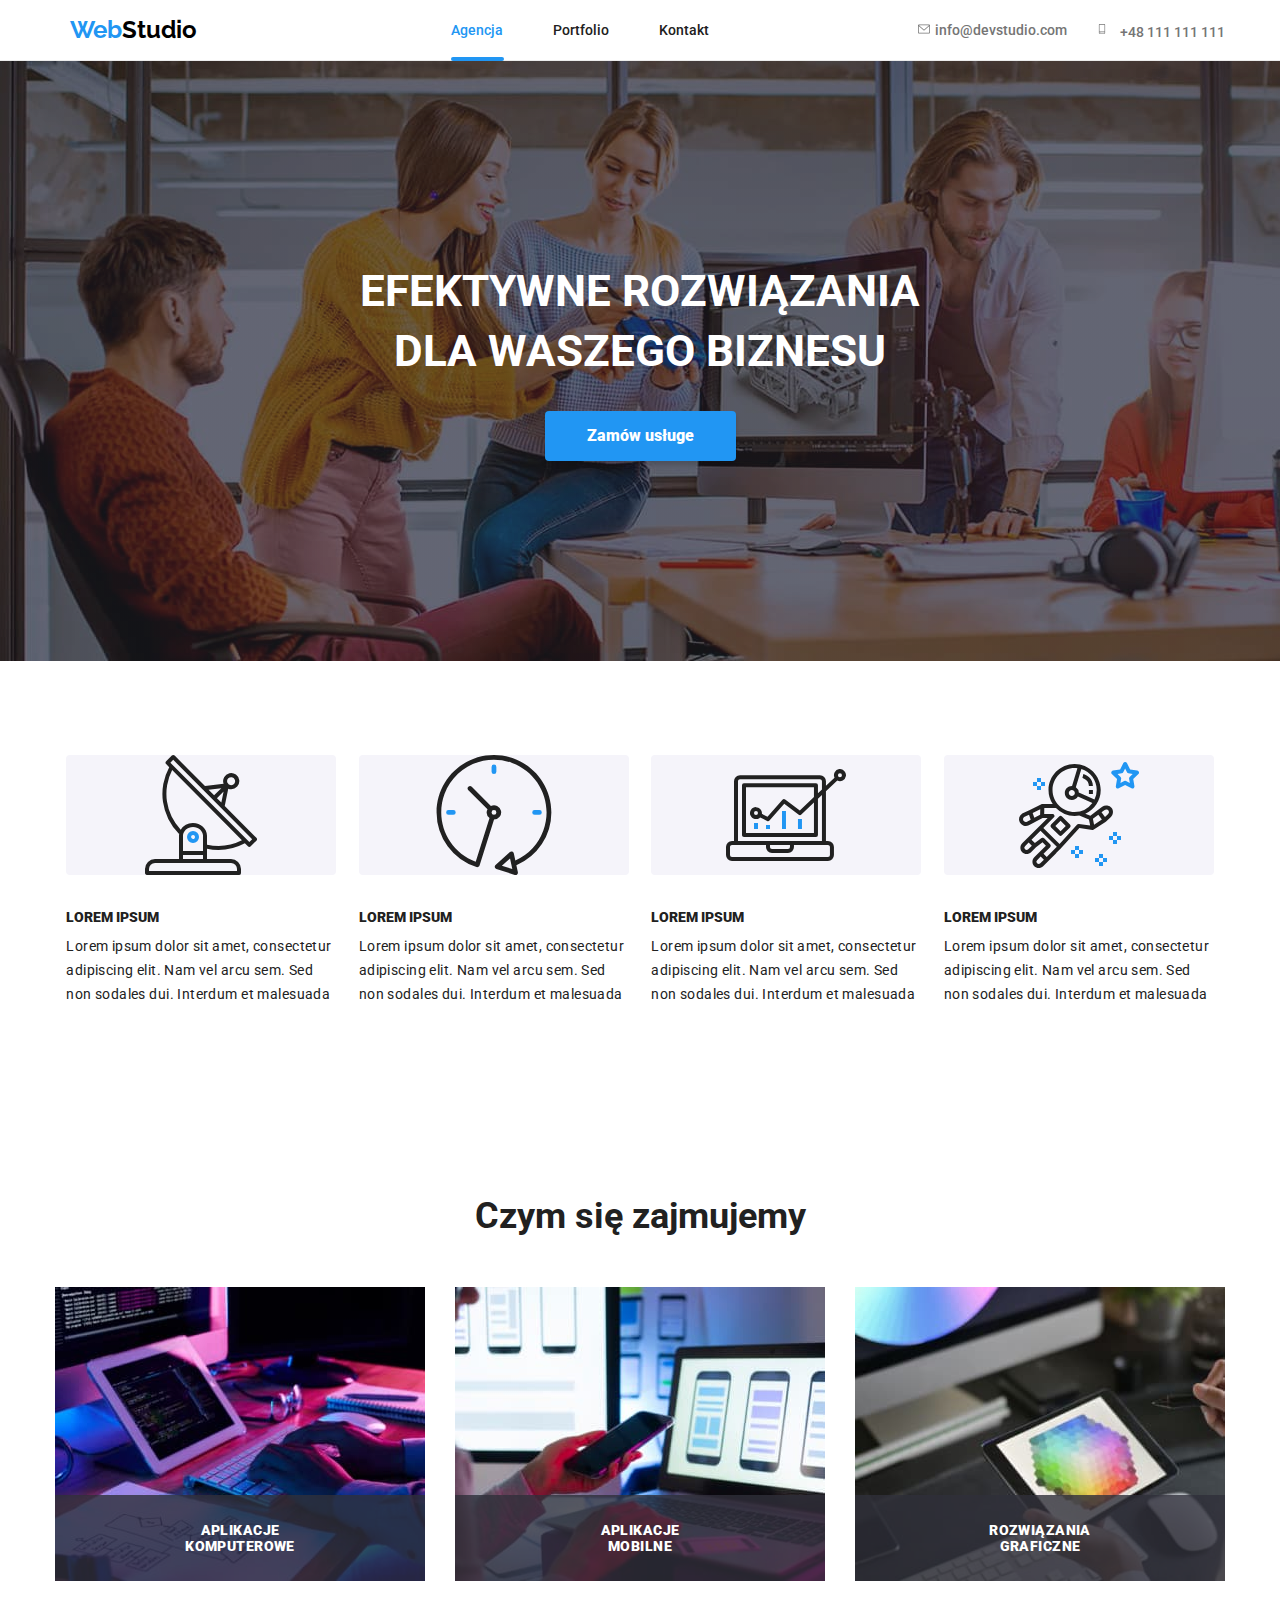
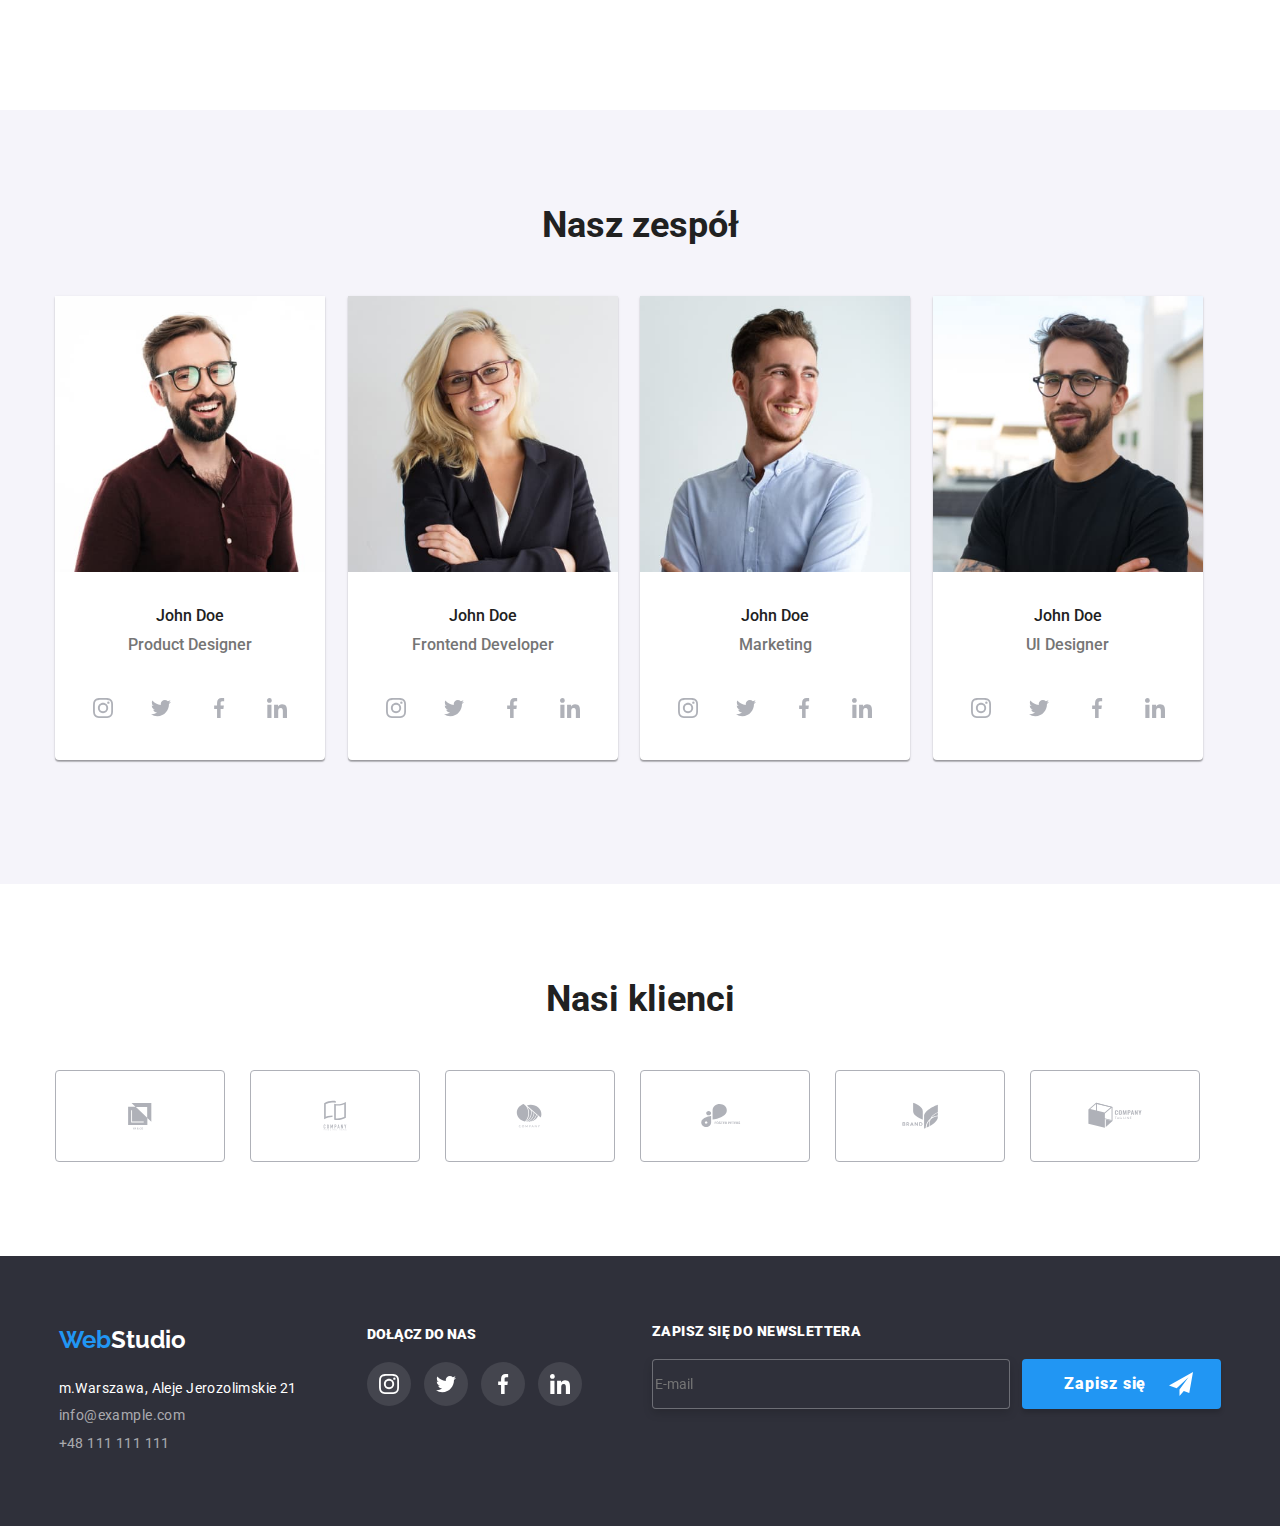
<file: index.html>
<!DOCTYPE html>
<html lang="pl">
  <head>
    <meta charset="utf-8" />
    <meta name="viewport" content="width=device-width, initial-scale=1.0" />
    <link rel="stylesheet" href="./css/modern-normalize.css" />
    <link rel="stylesheet" href="./css/main.min.css" />
    <link
      href="https://fonts.googleapis.com/css2?family=Raleway:wght@700&family=Roboto:wght@400;500;700;900&display=swap"
      rel="stylesheet"
    />
    <title>Studio</title>
  </head>
  <body>
    <header class="header">
      <div class="container container--header">
        <a class="logo" href="./index.html"
          ><span class="logo__webstudio">Web</span>Studio
        </a>
        <svg class="modal-menu-icon"
        data-mobile-menu-open>
          <use href="./images/icons.svg#icon-menu"></use>
        </svg>
        <div class="backdrop is-hidden" data-mobile-menu>
          <div class="modal-menu">
            <svg class="modal__icon">
              <use
                href="./images/icons.svg#icon-close"
                data-mobile-menu-close
              ></use>
            </svg>
            <nav class="navigation-modal">
            <a
            class="navigation-modal__item links"
            href="./index.html"
            >Agencja</a>
            <a class="navigation-modal__item links" href="./portfolio.html"
              >Portfolio</a>
            <a class="navigation-modal__item links">Kontakt</a>
            </nav>
          <div class="contact-modal">
            <a class="links contact-modal__item contact-modal__item--modifier" href="tel:+48 111 111 111">
            +48 111 111 111
          </a>
          <a
            class="links contact-modal__item"
            href="mailto:info@devstudio.com">
            info@devstudio.com
          </a>
          </div>
          <div class="social-links">
            <a class="social-links__item links">Instagram</a>
            <a class="social-links__item links">Twitter</a>
            <a class="social-links__item links">Facebook</a>
            <a class="social-links__item links">Linkedln</a>
          </div>
        </div>
        </div>
        <nav class="navigation">
          <a
            class="navigation__item navigation__item-active links"
            href="./index.html"
            >Agencja</a
          >
          <a class="navigation__item links" href="./portfolio.html"
            >Portfolio</a
          >
          <a class="navigation__item links">Kontakt</a>
        </nav>
        <div class="contact-column">
          <a
            class="links container__links container__links--margin"
            href="mailto:info@devstudio.com"
            ><svg class="links__envelope">
              <use href="./images/icons.svg#icon-envelope"></use>
            </svg>
            info@devstudio.com
          </a>
          <a class="links container__links" href="tel:+48 111 111 111"
            ><svg class="links__smartphone">
              <use href="./images/icons.svg#icon-smartphone"></use>
            </svg>
            +48 111 111 111
          </a>
        </div>
      </div>
    </header>
    <main>
      <section class="main-section">
        <div class="container container--main-section">
          <h1 class="container__heading">
            EFEKTYWNE ROZWIĄZANIA <br />DLA WASZEGO BIZNESU
          </h1>
          <button class="studio-button" type="button" data-modal-open>
            Zamów usługe
          </button>
          <div class="backdrop is-hidden" data-modal>
            <div class="modal">
              <svg class="modal__icon" data-modal-close>
                <use
                  href="./images/icons.svg#icon-close"
                  
                ></use>
              </svg>
              <p class="modal__heading">
                Zostaw swoje dane w formularzu poniżej
              </p>
              <form class="modal-form">
                <label class="modal-form__label" for="name">Imie</label>
                <input
                  id="name"
                  class="modal-form__input"
                  type="text"
                  name="firstname"
                />
                <svg class="person-icon">
                  <use href="./images/icons.svg#icon-person"></use>
                </svg>
                <label class="modal-form__label" for="tel">Telefon</label>
                <input
                  id="tel"
                  class="modal-form__input"
                  type="tel"
                  name="tel"
                />
                <svg class="tel-icon">
                  <use href="./images/icons.svg#icon-phone"></use>
                </svg>
                <label class="modal-form__label" for="email">Email</label>
                <input
                  id="email"
                  class="modal-form__input"
                  type="email"
                  name="email"
                />
                <svg class="email-icon">
                  <use href="./images/icons.svg#icon-email"></use>
                </svg>
                <label class="modal-form__label" for="comment">Komentarz</label>
                <textarea
                  id="comment"
                  class="modal-form__textarea"
                  placeholder="Wprowadź tekst"
                ></textarea>
                <input
                  id="user-policy"
                  class="modal-form__checkbox visually-hidden"
                  type="checkbox"
                />
                <label for="user-policy" class="modal-form__checkbox-label"
                  >Oświadczam iż akceptuję
                  <a href="#" class="checkbox-label__link">Regulamin</a> i
                  <a href="#" class="checkbox-label__link"
                    >Politykę Prywatności.</a
                  ></label
                >
                <button type="submit" class="modal-form__submit">Wyślij</button>
              </form>
            </div>
          </div>
        </div>
      </section>
      <section class="section">
        <div class="container">
          <ul class="list">
            <li class="list__grid">
              <ul class="list-nesters">
                <li>
                  <svg class="list__icons">
                    <use href="./images/icons.svg#icon-antenna"></use>
                  </svg>
                </li>
                <li class="list__header-item">LOREM IPSUM</li>
                <li class="list__item">
                  <p>
                    Lorem ipsum dolor sit amet, consectetur adipiscing elit. Nam
                    vel arcu sem. Sed non sodales dui. Interdum et malesuada
                  </p>
                </li>
              </ul>
            </li>
            <li class="list__grid">
              <ul class="list-nesters">
                <li>
                  <svg class="list__icons">
                    <use href="./images/icons.svg#icon-clock"></use>
                  </svg>
                </li>
                <li class="list__header-item">LOREM IPSUM</li>
                <li class="list__item">
                  <p>
                    Lorem ipsum dolor sit amet, consectetur adipiscing elit. Nam
                    vel arcu sem. Sed non sodales dui. Interdum et malesuada
                  </p>
                </li>
              </ul>
            </li>
            <li class="list__grid">
              <ul class="list-nesters">
                <li>
                  <svg class="list__icons">
                    <use href="./images/icons.svg#icon-diagram"></use>
                  </svg>
                </li>
                <li class="list__header-item">LOREM IPSUM</li>
                <li class="list__item">
                  <p>
                    Lorem ipsum dolor sit amet, consectetur adipiscing elit. Nam
                    vel arcu sem. Sed non sodales dui. Interdum et malesuada
                  </p>
                </li>
              </ul>
            </li>
            <li class="list__grid">
              <ul class="list-nesters">
                <li>
                  <svg class="list__icons">
                    <use href="./images/icons.svg#icon-astronaut"></use>
                  </svg>
                </li>
                <li class="list__header-item">LOREM IPSUM</li>
                <li class="list__item">
                  <p>
                    Lorem ipsum dolor sit amet, consectetur adipiscing elit. Nam
                    vel arcu sem. Sed non sodales dui. Interdum et malesuada
                  </p>
                </li>
              </ul>
            </li>
          </ul>
        </div>
      </section>
      <section class="section section--none">
        <div class="container">
          <h2 class="heading">Czym się zajmujemy</h2>
          <ul class="list">
            <li class="list__img list--margin">
              <img
                src="./images/img1.jpg"
                alt="Ręce osoby piszącej na klawiaturze."
                width="370"
                height="294"
              />
              <p class="computer-app">APLIKACJE KOMPUTEROWE</p>
            </li>
            <li class="list__img list--margin">
              <img
                src="./images/img2.jpg"
                alt="Ręce trzymające telefon przy laptopie."
                width="370"
                height="294"
              />
              <p class="mobile-app">APLIKACJE MOBILNE</p>
            </li>
            <li class="list__img margin-zero">
              <img
                src="./images/img3.jpg"
                alt="Trzymany w rękach tablet z włączoną paletą kolorów."
                width="370"
                height="294"
              />
              <p class="graphic-solutions">ROZWIĄZANIA GRAFICZNE</p>
            </li>
          </ul>
        </div>
      </section>
      <section class="section section--bg">
        <div class="container container--section">
          <h2 class="heading">Nasz zespół</h2>
          <ul class="list">
            <li class="list__img list__grid">
              <figure class="team-photos">
                <img
                  class="team-photos__img"
                  src="./images/img4.jpg"
                  srcset="./images/img4-mobile.jpg, ./images/img4-tablet.jpg"
                  alt="Mężczyzna w okularach."
                />
                <figcaption class="team-photos__item">
                  John Doe
                  <span class="team-photos__span">Product Designer </span>
                  <div class="social-ellipse">
                    <svg class="social-ellipse__icons">
                      <use href="./images/icons.svg#icon-instagram"></use>
                    </svg>
                  </div>
                  <div class="social-ellipse">
                    <svg class="social-ellipse__icons">
                      <use href="./images/icons.svg#icon-twitter"></use>
                    </svg>
                  </div>
                  <div class="social-ellipse">
                    <svg class="social-ellipse__icons">
                      <use href="./images/icons.svg#icon-facebook"></use>
                    </svg>
                  </div>
                  <div class="social-ellipse margin-zero">
                    <svg class="social-ellipse__icons">
                      <use href="./images/icons.svg#icon-linkedin"></use>
                    </svg>
                  </div>
                </figcaption>
              </figure>
            </li>
            <li class="list__img list__grid">
              <figure class="team-photos">
                <img
                  class="team-photos__img"
                  src="./images/img5.jpg"
                  srcset="./images/img5-mobile.jpg, ./images/img5-tablet.jpg"
                  alt="Kobieta w okularach."
                />
                <figcaption class="team-photos__item">
                  John Doe
                  <span class="team-photos__span">Frontend Developer</span>
                  <div class="social-ellipse">
                    <svg class="social-ellipse__icons">
                      <use href="./images/icons.svg#icon-instagram"></use>
                    </svg>
                  </div>
                  <div class="social-ellipse">
                    <svg class="social-ellipse__icons">
                      <use href="./images/icons.svg#icon-twitter"></use>
                    </svg>
                  </div>
                  <div class="social-ellipse">
                    <svg class="social-ellipse__icons">
                      <use href="./images/icons.svg#icon-facebook"></use>
                    </svg>
                  </div>
                  <div class="social-ellipse margin-zero">
                    <svg class="social-ellipse__icons">
                      <use href="./images/icons.svg#icon-linkedin"></use>
                    </svg>
                  </div>
                </figcaption>
              </figure>
            </li>
            <li class="list__img list__grid">
              <figure class="team-photos">
                <img
                  class="team-photos__img"
                  src="./images/img6.jpg"
                  srcset="./images/img6-mobile.jpg, ./images/img6-tablet.jpg"
                  alt="Mężczyzna w jasnej koszuli."
                />
                <figcaption class="team-photos__item">
                  John Doe<span class="team-photos__span">Marketing</span>
                  <div class="social-ellipse">
                    <svg class="social-ellipse__icons">
                      <use href="./images/icons.svg#icon-instagram"></use>
                    </svg>
                  </div>
                  <div class="social-ellipse">
                    <svg class="social-ellipse__icons">
                      <use href="./images/icons.svg#icon-twitter"></use>
                    </svg>
                  </div>
                  <div class="social-ellipse">
                    <svg class="social-ellipse__icons">
                      <use href="./images/icons.svg#icon-facebook"></use>
                    </svg>
                  </div>
                  <div class="social-ellipse margin-zero">
                    <svg class="social-ellipse__icons">
                      <use href="./images/icons.svg#icon-linkedin"></use>
                    </svg>
                  </div>
                </figcaption>
              </figure>
            </li>
            <li class="list__img list__grid">
              <figure class="team-photos">
                <img
                  class="team-photos__img"
                  src="./images/img7.jpg"
                  srcset="./images/img7-mobile.jpg, ./images/img7-tablet.jpg"
                  alt="Mężczyzna w czarnej koszulce."
                />
                <figcaption class="team-photos__item">
                  John Doe<span class="team-photos__span">UI Designer</span>
                  <div class="social-ellipse">
                    <svg class="social-ellipse__icons">
                      <use href="./images/icons.svg#icon-instagram"></use>
                    </svg>
                  </div>
                  <div class="social-ellipse">
                    <svg class="social-ellipse__icons">
                      <use href="./images/icons.svg#icon-twitter"></use>
                    </svg>
                  </div>
                  <div class="social-ellipse">
                    <svg class="social-ellipse__icons">
                      <use href="./images/icons.svg#icon-facebook"></use>
                    </svg>
                  </div>
                  <div class="social-ellipse margin-zero">
                    <svg class="social-ellipse__icons">
                      <use href="./images/icons.svg#icon-linkedin"></use>
                    </svg>
                  </div>
                </figcaption>
              </figure>
            </li>
          </ul>
        </div>
      </section>
      <section class="section">
        <div class="container container--section">
          <h2 class="heading">Nasi klienci</h2>
          <ul class="list">
            <li class="customer-grid">
              <div class="customer customer--bottom">
                <svg class="customer__icon">
                  <use href="./images/icons.svg#icon-logo1"></use>
                </svg>
              </div>
            </li>
            <li class="customer-grid">
              <div class="customer customer--bottom">
                <svg class="customer__icon">
                  <use href="./images/icons.svg#icon-logo2"></use>
                </svg>
              </div>
            </li>
            <li class="customer-grid">
              <div class="customer customer--bottom">
                <svg class="customer__icon">
                  <use href="./images/icons.svg#icon-logo3"></use>
                </svg>
              </div>
            </li>
            <li class="customer-grid">
             <div class="customer customer--bottom4">
                <svg class="customer__icon">
                  <use href="./images/icons.svg#icon-logo4"></use>
                </svg>
              </div>
            </li>
            <li class="customer-grid">
              <div class="customer customer--bottom56">
                <svg class="customer__icon">
                  <use href="./images/icons.svg#icon-logo5"></use>
                </svg>
              </div>
            </li>
            <li class="customer-grid">
             <div class="customer customer--bottom56">
                <svg class="customer__icon">
                  <use href="./images/icons.svg#icon-logo6"></use>
                </svg>
              </div>
            </li>
            </div>
          </div>
        </div>
      </section>
    </main>
    <footer class="footer">
      <div class="container container--footer">
        <div class="footer-contact">
          <a class="logo logo--footer" href="./index.html"
            ><span class="logo__webstudio">Web</span>Studio</a
          >
          <address class="address-footer">
            <span class="address-span">m.Warszawa, Aleje Jerozolimskie 21</span
            ><br />
            <a class="links links--footer" href="mailto:info@devstudio.com">
              info@example.com
            </a>
            <br />
            <a class="links links--footer" href="tel:+48 111 111 111">
              +48 111 111 111
            </a>
          </address>
        </div>
        <div class="join-for-us">
          <p>DOŁĄCZ DO NAS</p>
          <div class="social-ellipse social-ellipse--footer">
            <svg class="social-ellipse__icons">
              <use href="./images/icons.svg#icon-instagram"></use>
            </svg>
          </div>
          <div class="social-ellipse social-ellipse--footer">
            <svg class="social-ellipse__icons">
              <use href="./images/icons.svg#icon-twitter"></use>
            </svg>
          </div>
          <div class="social-ellipse social-ellipse--footer">
            <svg class="social-ellipse__icons">
              <use href="./images/icons.svg#icon-facebook"></use>
            </svg>
          </div>
          <div class="social-ellipse social-ellipse--footer margin-zero">
            <svg class="social-ellipse__icons">
              <use href="./images/icons.svg#icon-linkedin"></use>
            </svg>
          </div>
        </div>
        <div class="newsletter">
          <p>ZAPISZ SIĘ DO NEWSLETTERA</p>
          <form class="footer-form">
            <input
              class="footer-form__email"
              type="email"
              placeholder="E-mail"
            />
            <button class="footer-form__btn" type="submit">
              Zapisz się
              <svg class="form-newsletter-icon">
                <use href="./images/icons.svg#icon-send"></use>
              </svg>
            </button>
          </form>
        </div>
      </div>
    </footer>
    <script src="./js/mobile-menu.js"></script>
    <script src="./js/modal.js"></script>
  </body>
</html>
</file>
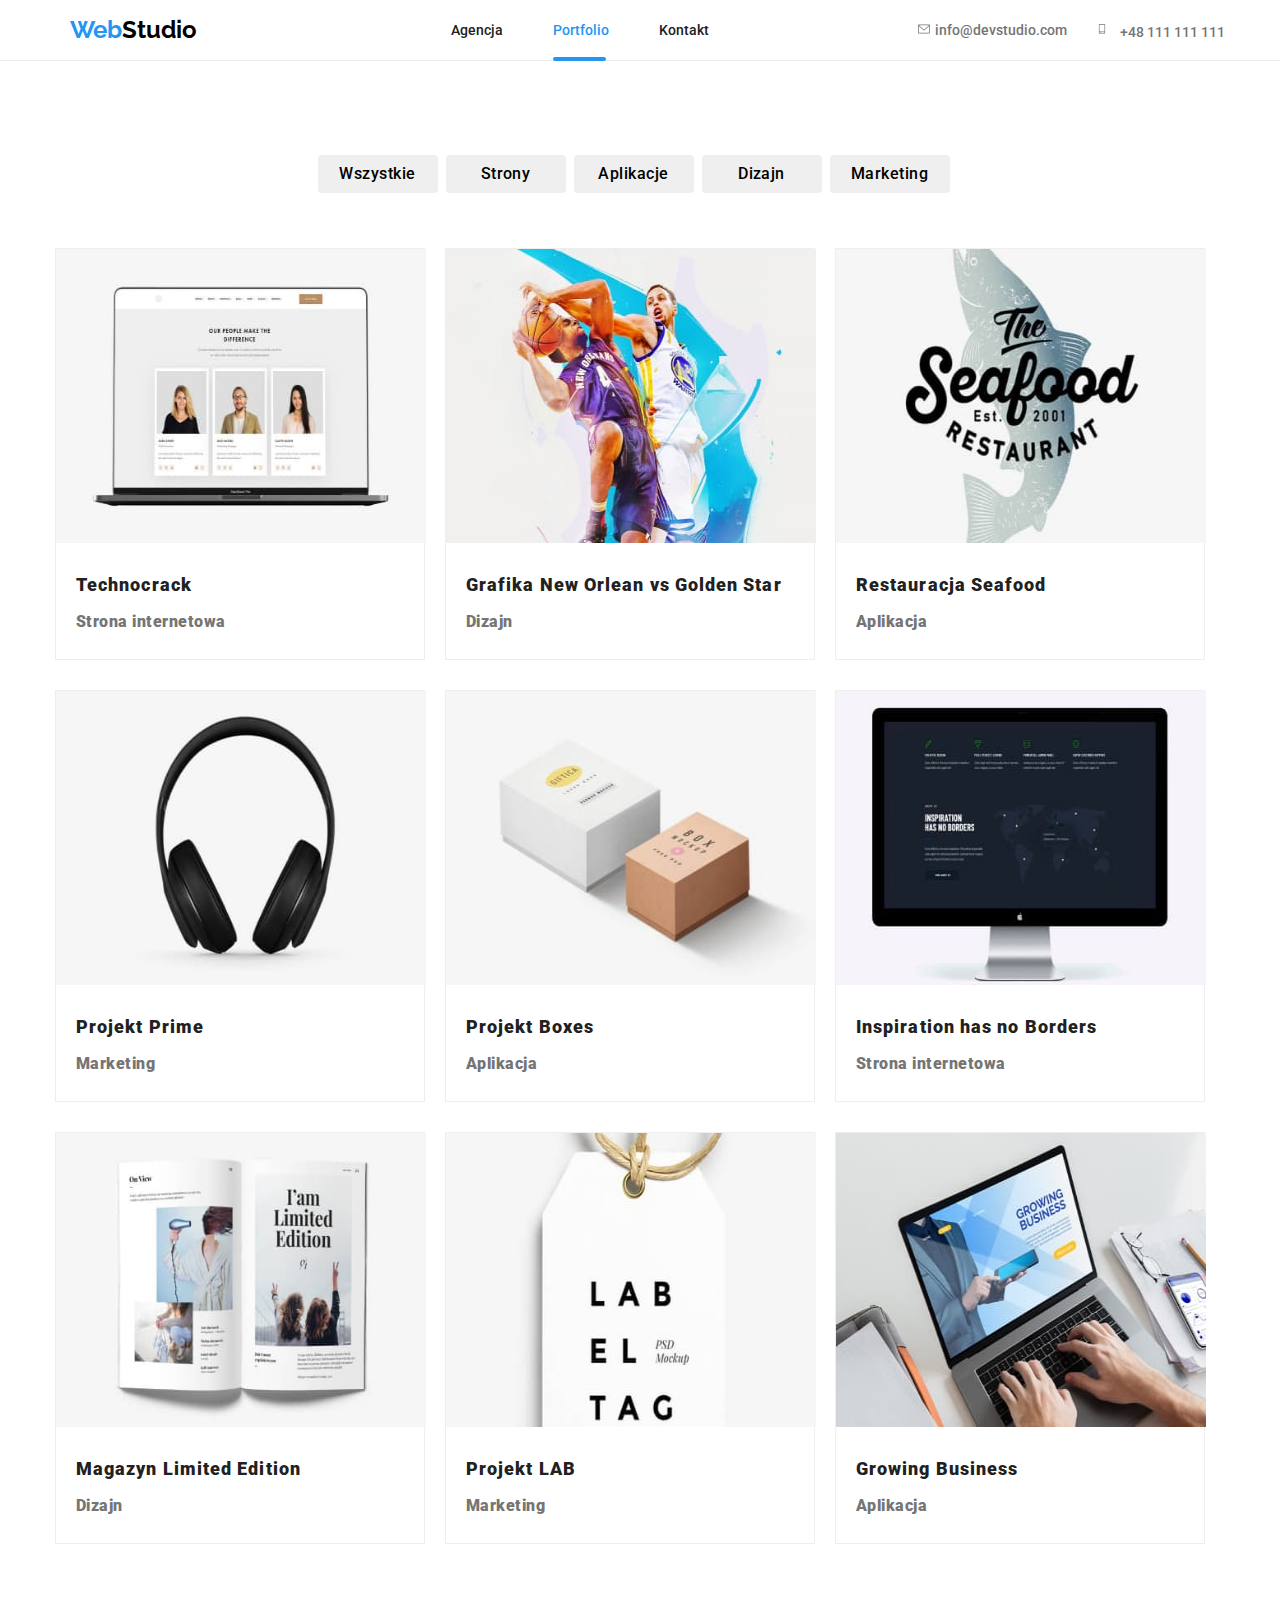
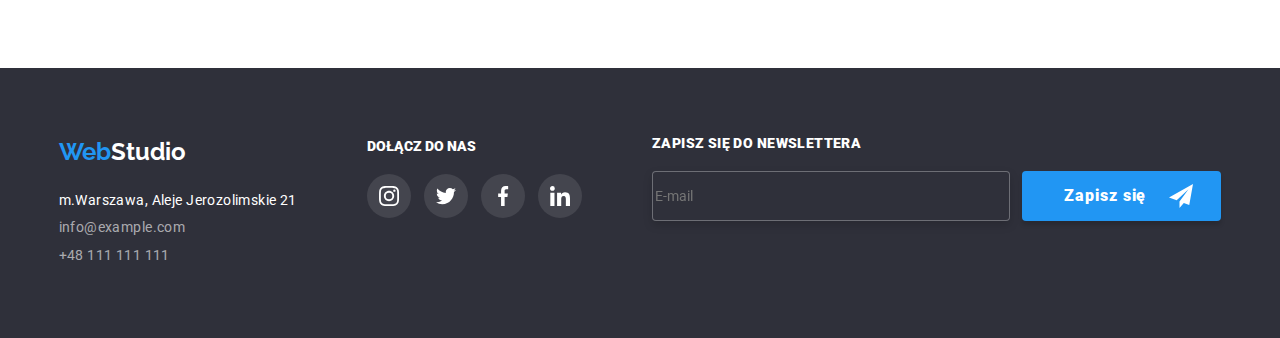
<file: portfolio.html>
<!DOCTYPE html>
<html lang="pl">
  <head>
    <meta charset="utf-8" />
    <meta name="viewport" content="width=device-width, initial-scale=1.0" />
    <link rel="stylesheet" href="./css/modern-normalize.css" />
    <link rel="stylesheet" href="./css/main.min.css" />
    <link
      href="https://fonts.googleapis.com/css2?family=Raleway:wght@700&family=Roboto:wght@400;500;700;900&display=swap"
      rel="stylesheet"
    />
    <title>Portfolio</title>
  </head>
  <body>
    <header class="header">
      <div class="container container--header">
        <a class="logo" href="./index.html"
          ><span class="logo__webstudio">Web</span>Studio
        </a>
        <svg class="modal-menu-icon" data-mobile-menu-open>
          <use href="./images/icons.svg#icon-menu"></use>
        </svg>
        <div class="backdrop is-hidden" data-mobile-menu>
          <div class="modal-menu">
            <svg class="modal__icon">
              <use
                href="./images/icons.svg#icon-close"
                data-mobile-menu-close
              ></use>
            </svg>
            <nav class="navigation-modal">
              <a class="navigation-modal__item links" href="./index.html"
                >Agencja</a
              >
              <a class="navigation-modal__item links" href="./portfolio.html"
                >Portfolio</a
              >
              <a class="navigation-modal__item links">Kontakt</a>
            </nav>
            <div class="contact-modal">
              <a
                class="links contact-modal__item contact-modal__item--modifier"
                href="tel:+48 111 111 111"
              >
                +48 111 111 111
              </a>
              <a
                class="links contact-modal__item"
                href="mailto:info@devstudio.com"
              >
                info@devstudio.com
              </a>
            </div>
            <div class="social-links">
              <a class="social-links__item links">Instagram</a>
              <a class="social-links__item links">Twitter</a>
              <a class="social-links__item links">Facebook</a>
              <a class="social-links__item links">Linkedln</a>
            </div>
          </div>
        </div>
        <nav class="navigation">
          <a class="navigation__item links" href="./index.html">Agencja</a>
          <a
            class="navigation__item navigation__item-active links"
            href="./portfolio.html"
            >Portfolio</a
          >
          <a class="navigation__item links">Kontakt</a>
        </nav>
        <div class="contact-column">
          <a
            class="links container__links container__links--margin"
            href="mailto:info@devstudio.com"
            ><svg class="links__envelope">
              <use href="./images/icons.svg#icon-envelope"></use>
            </svg>
            info@devstudio.com
          </a>
          <a class="links container__links" href="tel:+48 111 111 111"
            ><svg class="links__smartphone">
              <use href="./images/icons.svg#icon-smartphone"></use>
            </svg>
            +48 111 111 111
          </a>
        </div>
      </div>
    </header>
    <main>
      <section class="section">
        <div class="container container__portfolio">
          <div class="buttons">
            <button class="buttons__item" type="button">Wszystkie</button>
            <button class="buttons__item" type="button">Strony</button>
            <button class="buttons__item" type="button">Aplikacje</button>
            <button class="buttons__item buttons__item--mobile" type="button">
              Dizajn
            </button>
            <button
              class="buttons__item buttons__item--mobile margin-zero"
              type="button"
            >
              Marketing
            </button>
          </div>
        </div>
        <div class="container">
          <ul class="list">
            <li class="portfolio-grid">
              <figure class="portfolio-figure">
                <div class="portfolio-img">
                  <img
                    src="./images/technocrack-desktop.jpg"
                    srcset="
                      ./images/technocrack-mobile.jpg 450w,
                      ./images/technocrack-tablet.jpg 354w
                    "
                    alt="Laptop z włączoną stroną internetową."
                    width="100%"
                    height="100%"
                  />
                  <div class="portfolio-img__mask">
                    Technocrack jest popularną platformą wykorzystywaną do
                    rozpowszechniania koronawirusa. Firmy wykorzystują tę
                    platformę do celów szpiegowskich i ataków na
                    niezabezpieczone serwery konkurencji
                  </div>
                </div>
                <figcaption class="portfolio-figcaption-item">
                  Technocrack<br /><span class="portfolio-figcaption-item__span"
                    >Strona internetowa</span
                  >
                </figcaption>
              </figure>
            </li>
            <li class="portfolio-grid">
              <figure class="portfolio-figure">
                <div class="portfolio-img">
                  <img
                    src="./images/graphics-desktop.jpg"
                    srcset="
                      ./images/graphics-mobile.jpg 450w,
                      ./images/graphics-tablet.jpg 354w
                    "
                    alt="Dwaj mężczyźni grają w koszykówkę."
                    width="100%"
                    height="100%"
                  />
                  <div class="portfolio-img__mask">
                    Technocrack jest popularną platformą wykorzystywaną do
                    rozpowszechniania koronawirusa. Firmy wykorzystują tę
                    platformę do celów szpiegowskich i ataków na
                    niezabezpieczone serwery konkurencji
                  </div>
                </div>
                <figcaption class="portfolio-figcaption-item">
                  Grafika New Orlean vs Golden Star<br /><span
                    class="portfolio-figcaption-item__span"
                    >Dizajn</span
                  >
                </figcaption>
              </figure>
            </li>
            <li class="portfolio-grid">
              <figure class="portfolio-figure margin-zero">
                <div class="portfolio-img">
                  <img
                    src="./images/restaurant-desktop.jpg"
                    srcset="
                      ./images/restaurant-mobile.jpg 450w,
                      ./images/restaurant-tablet.jpg 354w
                    "
                    alt="Logo restauracji Seafood."
                    width="100%"
                    height="100%"
                  />
                  <div class="portfolio-img__mask">
                    Technocrack jest popularną platformą wykorzystywaną do
                    rozpowszechniania koronawirusa. Firmy wykorzystują tę
                    platformę do celów szpiegowskich i ataków na
                    niezabezpieczone serwery konkurencji
                  </div>
                </div>
                <figcaption class="portfolio-figcaption-item">
                  Restauracja Seafood<br /><span
                    class="portfolio-figcaption-item__span"
                    >Aplikacja</span
                  >
                </figcaption>
              </figure>
            </li>
            <li class="portfolio-grid">
              <figure class="portfolio-figure">
                <div class="portfolio-img">
                  <img
                    src="./images/headphones-desktop.jpg"
                    srcset="
                      ./images/headphones-mobile.jpg 450w,
                      ./images/headphones-tablet.jpg 354w
                    "
                    alt="Czarne słuchawki."
                    width="100%"
                    height="100%"
                  />
                  <div class="portfolio-img__mask">
                    Technocrack jest popularną platformą wykorzystywaną do
                    rozpowszechniania koronawirusa. Firmy wykorzystują tę
                    platformę do celów szpiegowskich i ataków na
                    niezabezpieczone serwery konkurencji
                  </div>
                </div>
                <figcaption class="portfolio-figcaption-item">
                  Projekt Prime<br /><span
                    class="portfolio-figcaption-item__span"
                    >Marketing</span
                  >
                </figcaption>
              </figure>
            </li>
            <li class="portfolio-grid">
              <figure class="portfolio-figure">
                <div class="portfolio-img">
                  <img
                    src="./images/boxes-desktop.jpg"
                    srcset="
                      ./images/boxes-mobile.jpg 450w,
                      ./images/boxes-tablet.jpg 354w
                    "
                    alt="Białe i brązowe pudełko."
                    width="100%"
                    height="100%"
                  />
                  <div class="portfolio-img__mask">
                    Technocrack jest popularną platformą wykorzystywaną do
                    rozpowszechniania koronawirusa. Firmy wykorzystują tę
                    platformę do celów szpiegowskich i ataków na
                    niezabezpieczone serwery konkurencji
                  </div>
                </div>
                <figcaption class="portfolio-figcaption-item">
                  Projekt Boxes<br /><span
                    class="portfolio-figcaption-item__span"
                    >Aplikacja</span
                  >
                </figcaption>
              </figure>
            </li>
            <li class="portfolio-grid">
              <figure class="portfolio-figure margin-zero">
                <div class="portfolio-img">
                  <img
                    src="./images/monitor-desktop.jpg"
                    srcset="
                      ./images/monitor-mobile.jpg 450w,
                      ./images/monitor-tablet.jpg 354w
                    "
                    alt="Monitor firmy Apple."
                    width="100%"
                    height="100%"
                  />
                  <div class="portfolio-img__mask">
                    Technocrack jest popularną platformą wykorzystywaną do
                    rozpowszechniania koronawirusa. Firmy wykorzystują tę
                    platformę do celów szpiegowskich i ataków na
                    niezabezpieczone serwery konkurencji
                  </div>
                </div>
                <figcaption class="portfolio-figcaption-item">
                  Inspiration has no Borders<br /><span
                    class="portfolio-figcaption-item__span"
                    >Strona internetowa</span
                  >
                </figcaption>
              </figure>
            </li>
            <li class="portfolio-grid">
              <figure class="portfolio-figure">
                <div class="portfolio-img">
                  <img
                    src="./images/book-desktop.jpg"
                    srcset="
                      ./images/book-mobile.jpg 450w,
                      ./images/book-tablet.jpg 354w
                    "
                    alt="Magazyn zawierający kilka zdjęć."
                    width="100%"
                    height="100%"
                  />
                  <div class="portfolio-img__mask">
                    Technocrack jest popularną platformą wykorzystywaną do
                    rozpowszechniania koronawirusa. Firmy wykorzystują tę
                    platformę do celów szpiegowskich i ataków na
                    niezabezpieczone serwery konkurencji
                  </div>
                </div>
                <figcaption class="portfolio-figcaption-item">
                  Magazyn Limited Edition<br /><span
                    class="portfolio-figcaption-item__span"
                    >Dizajn</span
                  >
                </figcaption>
              </figure>
            </li>
            <li class="portfolio-grid">
              <figure class="portfolio-figure">
                <div class="portfolio-img">
                  <img
                    src="./images/lab-desktop.jpg"
                    srcset="
                      ./images/lab-mobile.jpg 450w,
                      ./images/lab-tablet.jpg 354w
                    "
                    alt="Biała zawieszka z napisem."
                    width="100%"
                    height="100%"
                  />
                  <div class="portfolio-img__mask">
                    Technocrack jest popularną platformą wykorzystywaną do
                    rozpowszechniania koronawirusa. Firmy wykorzystują tę
                    platformę do celów szpiegowskich i ataków na
                    niezabezpieczone serwery konkurencji
                  </div>
                </div>
                <figcaption class="portfolio-figcaption-item">
                  Projekt LAB<br /><span class="portfolio-figcaption-item__span"
                    >Marketing</span
                  >
                </figcaption>
              </figure>
            </li>
            <li class="portfolio-grid">
              <figure class="portfolio-figure margin-zero">
                <div class="portfolio-img">
                  <img
                    src="./images/laptop-desktop.jpg"
                    srcset="
                      ./images/laptop-mobile.jpg 450w,
                      ./images/laptop-tablet.jpg 354w
                    "
                    alt="Laptop z włączoną stroną internetową."
                    width="100%"
                    height="100%"
                  />
                  <div class="portfolio-img__mask">
                    Technocrack jest popularną platformą wykorzystywaną do
                    rozpowszechniania koronawirusa. Firmy wykorzystują tę
                    platformę do celów szpiegowskich i ataków na
                    niezabezpieczone serwery konkurencji
                  </div>
                </div>
                <figcaption class="portfolio-figcaption-item">
                  Growing Business<br /><span
                    class="portfolio-figcaption-item__span"
                    >Aplikacja</span
                  >
                </figcaption>
              </figure>
            </li>
          </ul>
        </div>
      </section>
    </main>
    <footer class="footer">
      <div class="container container--footer">
        <div class="footer-contact">
          <a class="logo logo--footer" href="./index.html"
            ><span class="logo__webstudio">Web</span>Studio</a
          >
          <address class="address-footer">
            <span class="address-span">m.Warszawa, Aleje Jerozolimskie 21</span
            ><br />
            <a class="links links--footer" href="mailto:info@devstudio.com">
              info@example.com
            </a>
            <br />
            <a class="links links--footer" href="tel:+48 111 111 111">
              +48 111 111 111
            </a>
          </address>
        </div>
        <div class="join-for-us">
          <p>DOŁĄCZ DO NAS</p>
          <div class="social-ellipse social-ellipse--footer">
            <svg class="social-ellipse__icons">
              <use href="./images/icons.svg#icon-instagram"></use>
            </svg>
          </div>
          <div class="social-ellipse social-ellipse--footer">
            <svg class="social-ellipse__icons">
              <use href="./images/icons.svg#icon-twitter"></use>
            </svg>
          </div>
          <div class="social-ellipse social-ellipse--footer">
            <svg class="social-ellipse__icons">
              <use href="./images/icons.svg#icon-facebook"></use>
            </svg>
          </div>
          <div class="social-ellipse social-ellipse--footer margin-zero">
            <svg class="social-ellipse__icons">
              <use href="./images/icons.svg#icon-linkedin"></use>
            </svg>
          </div>
        </div>
        <div class="newsletter">
          <p>ZAPISZ SIĘ DO NEWSLETTERA</p>
          <form class="footer-form">
            <input
              class="footer-form__email"
              type="email"
              placeholder="E-mail"
            />
            <button class="footer-form__btn" type="submit">
              Zapisz się
              <svg class="form-newsletter-icon">
                <use href="./images/icons.svg#icon-send"></use>
              </svg>
            </button>
          </form>
        </div>
      </div>
    </footer>
    <script src="./js/mobile-menu.js"></script>
  </body>
</html>
</file>
<file: css/main.min.css>
:root{--background-color: #2f303a;--main-color: #212121;--secondary-color: #ffffff;--hover-color: #2196f3;--main-font: "Roboto", sans-serif;--secondary-font: "Raleway", sans-serif}body{font-family:var(--main-font);color:var(--main-color)}h1,h2,p,ul{margin:0px}p,ul{padding:0}.links{color:inherit;text-decoration:none;transition-property:color;transition-duration:250ms;transition-timing-function:cubic-bezier(0.4, 0, 0.2, 1)}.links:hover{color:var(--hover-color)}.links:focus{color:var(--hover-color)}.links--footer{font-size:14px;line-height:0.583;color:rgba(255,255,255,0.6);letter-spacing:0.03em;transition-property:color;transition-duration:250ms;transition-timing-function:cubic-bezier(0.4, 0, 0.2, 1)}.links--footer:hover,.links--footer:focus{color:var(--hover-color)}.links__envelope{width:16px;height:12px;fill:#757575;transition-property:fill;transition-duration:250ms;transition-timing-function:cubic-bezier(0.4, 0, 0.2, 1)}.links__smartphone{width:10px;height:16px;fill:#757575;margin-right:10px;transition-property:fill;transition-duration:250ms;transition-timing-function:cubic-bezier(0.4, 0, 0.2, 1)}.links:hover .links__envelope{fill:var(--hover-color)}.links:hover .links__smartphone{fill:var(--hover-color)}.links:focus .links__envelope{fill:var(--hover-color)}.links:focus .links__smartphone{fill:var(--hover-color)}.container{width:1200px;display:flex;align-items:center;justify-content:center;padding:0 15px}.container__links{display:none}.container--header{justify-content:space-between;background-color:var(--secondary-color)}.container--main-section{flex-direction:column;align-content:center;width:100%}.container__heading{color:var(--secondary-color);font-size:26px;line-height:1.615;padding-top:118px;text-align:center}.container--section{flex-direction:column}.container--footer{flex-direction:column;padding-bottom:60px;width:auto;flex-wrap:wrap;flex-basis:calc(100% / 1)}.container__portfolio{align-items:flex-start;justify-content:center}@media screen and (min-width: 768px){.container__links{display:inline;font-size:12px;font-weight:500;line-height:1.167;color:#757575}.container--footer{flex-direction:row;align-items:center;flex-basis:calc(100% / 2)}.container__portfolio{align-items:center;justify-content:center}}@media screen and (min-width: 1200px){.container{flex-wrap:wrap}.container--footer{flex-basis:calc(100% / 3);justify-content:center}.container__links{font-size:14px;line-height:1.143}.container__links--margin{margin-right:30px}.container__heading{font-size:44px;line-height:1.364;padding-top:200px}}.section{display:flex;flex-wrap:wrap;padding:60px 0;margin:0 auto;z-index:0}.section--bg{background-color:#f5f4fa}@media screen and (max-width: 1199px){.section--none{display:none}}@media screen and (min-width: 1200px){.section{padding:94px 0;justify-content:center}}.studio-button{border:none;font-size:16px;font-family:inherit;line-height:1.875;font-weight:900;cursor:pointer;color:var(--secondary-color);background-color:var(--hover-color);box-shadow:0px 4px 4px rgba(0,0,0,0.15);border-radius:4px;padding:10px 42px;margin-top:30px;margin-bottom:118px}@media screen and (min-width: 1200px){.studio-button{margin-bottom:200px}}.buttons{margin-bottom:40px;list-style-type:none;display:flex;justify-content:flex-start;align-items:flex-start;flex-wrap:wrap;flex-direction:row;width:392px}.buttons__item{width:120px;font-size:16px;font-family:inherit;font-weight:500;line-height:1.625;letter-spacing:0.03em;cursor:pointer;text-align:center;border:none;border-radius:4px;padding:6px 0;margin-right:8px;margin-bottom:15px;transition-property:color, background-color, box-shadow;transition-duration:250ms;transition-timing-function:cubic-bezier(0.4, 0, 0.2, 1)}.buttons__grid{flex-basis:calc(100% / 3)}.buttons__item:hover{background-color:var(--hover-color);color:var(--secondary-color);box-shadow:0px 3px 1px rgba(0,0,0,0.1),0px 1px 2px rgba(0,0,0,0.08),0px 2px 2px rgba(0,0,0,0.12)}.buttons .buttons__item--mobile{margin-bottom:0}@media screen and (min-width: 768px){.buttons{width:645px}}.portfolio-figcaption-item{font-weight:900;font-size:18px;line-height:2;color:inherit;letter-spacing:0.06em;margin:24px 24px 20px 20px}.portfolio-figcaption-item__span{font-size:16px;line-height:1.875;color:#757575;letter-spacing:0.03em;padding-top:4px}.portfolio-grid{flex-basis:calc(100% / 1)}.portfolio-figure{background-color:var(--secondary-color);margin-block-start:0em;margin-block-end:0em;margin-inline-start:0em;margin-inline-end:0em;margin-bottom:30px;border:1px solid #eeeeee;transition-property:box-shadow;transition-duration:250ms;transition-timing-function:cubic-bezier(0.4, 0, 0.2, 1)}.portfolio-figure:hover{box-shadow:0px 1px 1px rgba(0,0,0,0.12),0px 4px 4px rgba(0,0,0,0.06),1px 4px 6px rgba(0,0,0,0.16)}.portfolio-figure:hover .portfolio-img__mask,.portfolio-figure:focus .portfolio-img__mask{transform:translate(0, 0)}.portfolio-img{z-index:0;width:450px;height:294px;overflow:hidden;position:relative}.portfolio-img__mask{position:absolute;top:0;left:0;transform:translate(0, 100%);transition:transform 250ms linear;background-color:rgba(33,150,243,0.9);width:100%;height:100%;font-size:18px;line-height:1.556;letter-spacing:0.03em;color:var(--secondary-color);display:flex;padding:49px 45px 49px 25px}@media screen and (min-width: 768px){.portfolio-img,.portfolio-figure{width:354px}.portfolio-grid{flex-basis:calc(100% / 2)}}@media screen and (min-width: 1200px){.portfolio-grid{flex-basis:calc(100% / 3)}.portfolio-img,.portfolio-figure{width:370px}}.logo{font-family:var(--secondary-font);font-size:24px;font-weight:700;line-height:1.167;color:#000000;text-decoration:none;padding:16px 0}.logo__webstudio{color:var(--hover-color)}.logo--footer{color:var(--secondary-color);padding:60px 0 0 0;margin-bottom:20px}@media screen and (min-width: 768px){.logo{padding:16px 0 16px 15px}.logo--footer{padding:60px 0 0 0}}@media screen and (min-width: 1200px){.logo--footer{padding:60px 0 0 0}}.navigation-modal,.contact-modal{display:flex;flex-direction:column;justify-content:flex-start;align-items:flex-start;align-content:flex-start;width:100%;height:100%;padding-top:62px}.navigation-modal__item,.contact-modal__item{font-weight:500;font-size:24px;line-height:1.175;letter-spacing:0.02em;margin-bottom:64px;padding-left:40px}.contact-modal{padding-top:0;margin-top:50px}.contact-modal__item{color:#757575}.contact-modal__item--modifier{z-index:6;color:var(--hover-color);font-size:40px;line-height:1.167}.social-links{width:450px;display:flex;flex-direction:row;padding-left:40px;padding-bottom:48px}.social-links__item{color:var(--hover-color);font-weight:500;font-size:18px;line-height:1.222;letter-spacing:0.02em;margin-right:20px}.footer{background-color:var(--background-color);flex-direction:column;align-items:center;justify-content:center}.footer-contact,.contact-column{display:flex;flex-direction:column;align-items:center;justify-content:center}.address-footer{font-style:normal;line-height:1.714;text-align:center;margin-bottom:60px}.join-for-us{text-align:center;color:var(--secondary-color);font-size:14px;font-weight:900;line-height:1.143;text-transform:uppercase;margin-bottom:60px}.address-span{font-size:14px;line-height:1.714;color:var(--secondary-color);text-align:center;letter-spacing:0.03em}.newsletter{font-weight:900;font-size:14px;line-height:1.143;letter-spacing:0.03em;text-transform:uppercase;color:var(--secondary-color);text-align:center}.footer .social-ellipse__icons{fill:var(--secondary-color)}@media screen and (min-width: 320px){.contact-column{display:none}}@media screen and (min-width: 768px){.contact-column{display:flex;flex-direction:column}.join-for-us{padding-top:25px;margin-left:144px}}@media screen and (min-width: 1200px){.contact-column{flex-direction:row}.footer-contact{align-items:flex-start}.footer{align-content:center;align-items:center;justify-content:center}.address-footer{text-align:left;margin-bottom:0}.join-for-us{text-align:left;margin-left:70px;margin-right:70px;padding-top:70px}.newsletter{padding-top:30px;text-align:left}}.footer-form{margin-top:20px;display:flex;flex-direction:column;align-items:center;letter-spacing:0.03em;color:rgba(255,255,255,0.6)}.footer-form__email{background-color:var(--background-color);width:450px;height:50px;border:1px solid rgba(255,255,255,0.3);box-sizing:border-box;filter:drop-shadow(0px 4px 4px rgba(0,0,0,0.15));border-radius:4px;margin-bottom:20px}.footer-form__btn{display:flex;justify-content:center;align-items:center;padding:10px 28px 10px 42px;background-color:var(--hover-color);color:var(--secondary-color);box-shadow:0px 4px 4px rgba(0,0,0,0.15);border-radius:4px;border:none;font-weight:900;font-size:16px;line-height:1.875;text-align:center;letter-spacing:0.06em}.footer-form__btn:hover{cursor:pointer}.form-newsletter-icon{width:24px;height:24px;fill:var(--secondary-color);margin-left:23px}@media screen and (min-width: 1200px){.footer-form{flex-direction:row;align-items:baseline}.footer-form__email{width:358px;margin-right:12px}}.header{border-bottom:1px solid #ececec;display:flex;justify-content:center}.modal-menu-icon{width:40px;height:40px}.modal-menu-icon:hover{fill:var(--hover-color)}@media screen and (min-width: 768px){.modal-menu-icon{display:none}}@media screen and (min-width: 1200px){.modal-menu-icon{display:none}}.backdrop{z-index:4;position:fixed;top:0;left:0;width:100%;height:100%;background-color:rgba(0,0,0,0.2);opacity:1;transition:opacity 250ms linear}.is-hidden{visibility:hidden;opacity:0;pointer-events:none;transition:opacity 250ms linear, visibility 250ms linear}.modal,.modal-menu{position:fixed;width:450px;min-height:591px;left:50%;top:50%;transform:translate(-50%, -50%);background-color:var(--secondary-color);box-shadow:0px 1px 3px rgba(0,0,0,0.12),0px 1px 1px rgba(0,0,0,0.14),0px 2px 1px rgba(0,0,0,0.2);border-radius:4px;display:flex;flex-direction:column;align-items:center}.modal__icon,.modal-menu__icon{width:30px;height:30px;fill:var(--main-color);stroke:var(--main-color);position:absolute;top:8px;left:412px;transition-property:fill;transition-duration:250ms;transition-timing-function:cubic-bezier(0.4, 0, 0.2, 1)}.modal__heading,.modal-menu__heading{font-weight:900;font-size:20px;line-height:1.15;text-align:center;letter-spacing:0.03em;color:var(--main-color);padding:40px 40px 0px 40px;margin-bottom:12px}.modal-menu{width:100vw;height:100vh}.is-hidden .modal{opacity:0;transition:opacity 250ms linear}.modal-form{display:flex;flex-wrap:wrap;flex-direction:column;width:370px}.modal-form__label{font-size:12px;line-height:1.167;letter-spacing:0.01em;color:#757575;margin-bottom:4px}.modal-form__input{width:auto;height:40px;border:1px solid rgba(33,33,33,0.2);box-sizing:border-box;border-radius:4px;margin-bottom:10px;padding-left:30px;outline:none;transition-property:border;transition-duration:250ms;transition-timing-function:cubic-bezier(0.4, 0, 0.2, 1)}.modal-form__textarea{width:auto;height:120px;border:1px solid rgba(33,33,33,0.2);box-sizing:border-box;border-radius:4px;resize:none;padding-left:15px;outline:none;transition-property:border;transition-duration:250ms;transition-timing-function:cubic-bezier(0.4, 0, 0.2, 1)}.modal-form__checkbox-label{font-size:12px;line-height:1.167;letter-spacing:0.03em;color:#757575;margin-top:20px;margin-bottom:30px}.modal-form__checkbox-label::before{display:inline-block;content:"";width:16px;height:16px;border:3px solid #000000;margin-right:7px}.modal-form__checkbox:checked+.modal-form__checkbox-label::before{background-color:var(--hover-color);border:none;border-radius:2px;background-image:url(../images/checkbox.svg);background-repeat:no-repeat;background-size:16px;background-position:center}.modal-form__textarea:focus{border:1px solid var(--hover-color)}.modal-form__submit{font-weight:900;font-size:16px;line-height:1.875;display:inline-block;align-items:center;text-align:center;letter-spacing:0.06em;color:var(--secondary-color);width:200px;margin-left:85px;margin-bottom:40px;background-color:var(--hover-color);box-shadow:0px 4px 4px rgba(0,0,0,0.15);border-radius:4px;border:none;padding:10px 0}.modal-form__input:focus{border:1px solid var(--hover-color)}.modal-form__input:focus+.person-icon,.modal-form__input:focus+.tel-icon,.modal-form__input:focus+.email-icon{fill:var(--hover-color)}.checkbox-label__link{color:var(--hover-color)}.modal-form__submit:hover,.modal__icon:hover{fill:var(--hover-color);cursor:pointer}.person-icon{width:18px;height:18px;fill:var(--main-color);position:absolute;top:125px;left:50px;transition-property:fill;transition-duration:250ms;transition-timing-function:cubic-bezier(0.4, 0, 0.2, 1)}.tel-icon{width:18px;height:18px;fill:var(--main-color);position:absolute;top:195px;left:50px;transition-property:fill;transition-duration:250ms;transition-timing-function:cubic-bezier(0.4, 0, 0.2, 1)}.email-icon{width:18px;height:18px;fill:var(--main-color);position:absolute;top:260px;left:50px;transition-property:fill;transition-duration:250ms;transition-timing-function:cubic-bezier(0.4, 0, 0.2, 1)}@media screen and (min-width: 1200px){.modal{width:528px;min-height:581px}.modal__icon{left:490px}.modal-form{width:448px}.modal-form__submit{margin-left:124px}.modal-form__checkbox-label{font-size:14px;line-height:1.714}.person-icon{top:105px}.tel-icon{top:175px}.email-icon{top:240px}}.navigation{display:none}@media screen and (min-width: 768px), (min-width: 1200px){.navigation{display:inline;margin-left:93px}.navigation__item{position:relative;font-size:14px;font-weight:500;line-height:1.143;margin-right:46px}.navigation__item-active{color:var(--hover-color)}.navigation__item-active::after{position:absolute;width:53px;height:4px;left:0;top:35px;background:var(--hover-color);content:"";border-radius:2px}}.main-section{max-width:100%;margin:0 auto;background-color:var(--background-color);background:linear-gradient(rgba(47,48,58,0.4), rgba(47,48,58,0.4)),url(../images/photo-bg-mobile.jpg),no-repeat;background-size:cover}@media (min-device-pixel-ratio: 2), (min-resolution: 192dpi), (min-resolution: 2dppx){.main-section{background:linear-gradient(rgba(47,48,58,0.4), rgba(47,48,58,0.4)),url(../images/photo-bg-mobile@2x.jpg),no-repeat;background-size:cover}}@media screen and (min-width: 768px){.main-section{background:linear-gradient(rgba(47,48,58,0.4), rgba(47,48,58,0.4)),url(../images/photo-bg-tablet.jpg),no-repeat;background-size:cover}}@media screen and (min-width: 768px) and (min-device-pixel-ratio: 2), screen and (min-width: 768px) and (min-resolution: 192dpi), screen and (min-width: 768px) and (min-resolution: 2dppx){.main-section{background:linear-gradient(rgba(47,48,58,0.4), rgba(47,48,58,0.4)),url(../images/photo-bg-tablet@2x.jpg),no-repeat;background-size:cover}}@media screen and (min-width: 1200px){.main-section{max-width:1600px;background:linear-gradient(rgba(47,48,58,0.4), rgba(47,48,58,0.4)),url(../images/photo-bg-desktop.jpg),no-repeat;background-size:cover}}@media screen and (min-width: 1200px) and (min-device-pixel-ratio: 2), screen and (min-width: 1200px) and (min-resolution: 192dpi), screen and (min-width: 1200px) and (min-resolution: 2dppx){.main-section{background:linear-gradient(rgba(47,48,58,0.4), rgba(47,48,58,0.4)),url(../images/photo-bg-desktop@2x.jpg),no-repeat;background-size:cover}}.heading{font-size:36px;line-height:1.167;margin-bottom:50px}.computer-app{font-weight:900;font-size:14px;line-height:1.143;text-align:center;letter-spacing:0.03em;text-transform:uppercase;color:var(--secondary-color);background-color:rgba(47,48,58,0.8);padding:27px 90px 27px 90px;position:absolute;top:208px}.mobile-app{font-weight:900;font-size:14px;line-height:1.143;text-align:center;letter-spacing:0.03em;text-transform:uppercase;color:var(--secondary-color);background-color:rgba(47,48,58,0.8);padding:27px 113px 27px 113px;position:absolute;top:208px}.graphic-solutions{font-weight:900;font-size:14px;line-height:1.143;text-align:center;letter-spacing:0.03em;text-transform:uppercase;color:var(--secondary-color);background-color:rgba(47,48,58,0.8);padding:27px 94px 27px 94px;position:absolute;top:208px}.list{list-style-type:none;display:flex;justify-content:center;align-items:center;flex-wrap:wrap;width:450px}.list__grid{flex-basis:calc(100% / 1)}.list__item{width:450px;font-size:14px;line-height:1.71;letter-spacing:0.03em;margin-bottom:30px}.list__header-item{width:auto;font-size:14px;font-weight:900;line-height:1.143;margin-bottom:10px}.list__icons{width:450px;height:120px;background:#f5f4fa;border-radius:4px;margin-bottom:30px}.list__img{margin-bottom:30px;position:relative}.list-nesters{list-style-type:none;display:flex;flex-direction:column;align-items:center}@media screen and (min-width: 768px){.list{flex-direction:row;width:738px}.list__grid{flex-basis:calc(100% / 2)}.list__item{width:354px}.list__header-item{width:354px}.list__icons{width:354px}}@media screen and (min-width: 1200px){.list{width:1170px}.list__grid{flex-basis:calc(100% / 4);width:0}.list__item{width:270px;margin-bottom:0}.list__header-item{width:270px}.list__icons{width:270px}.list--margin{margin-right:30px}}.team-photos{width:450px;background-color:var(--secondary-color);text-align:center;margin-block-start:0em;margin-block-end:0em;margin-inline-start:0em;margin-inline-end:0em;box-shadow:0px 1px 3px rgba(0,0,0,0.12),0px 1px 1px rgba(0,0,0,0.14),0px 2px 1px rgba(0,0,0,0.2);border-radius:0px 0px 4px 4px}.team-photos__img{width:450px}.team-photos__item{font-weight:500;font-size:16px;line-height:1.188;color:inherit;margin-top:30px}.team-photos__span{display:block;font-size:16px;line-height:1.188;color:#757575;margin-top:10px;margin-bottom:16px}.social-ellipse{display:inline-flex;align-items:center;justify-content:center;width:44px;height:44px;border-radius:100%;margin-right:10px;margin-bottom:24px;transition-property:background-color;transition-duration:250ms;transition-timing-function:cubic-bezier(0.4, 0, 0.2, 1)}.social-ellipse__icons{width:20px;height:20px;fill:#afb1b8;transition-property:fill;transition-duration:250ms;transition-timing-function:cubic-bezier(0.4, 0, 0.2, 1)}.social-ellipse:hover,.social-ellipse:focus{background-color:var(--hover-color);cursor:pointer}.social-ellipse--footer{margin-bottom:0;margin-top:20px;background-color:rgba(255,255,255,0.1)}.social-ellipse:hover .social-ellipse__icons,.social-ellipse:focus .social-ellipse__icons{fill:var(--secondary-color);cursor:pointer}@media screen and (min-width: 768px){.team-photos{width:354px}.team-photos__img{width:354px}.social-ellipse{margin-bottom:30px}.social-ellipse--footer{margin-bottom:0;margin-top:20px;background-color:rgba(255,255,255,0.1)}}@media screen and (min-width: 1200px){.team-photos{width:270px}.team-photos__img{width:270px}.team-photos__span{display:block;font-size:16px;line-height:1.188;color:#757575;margin-top:10px;padding-bottom:16px}.social-ellipse{display:inline-flex;align-items:center;justify-content:center;width:44px;height:44px;border-radius:100%;margin-right:10px;margin-bottom:30px;transition-property:background-color;transition-duration:250ms;transition-timing-function:cubic-bezier(0.4, 0, 0.2, 1)}.social-ellipse__icons{width:20px;height:20px;fill:#afb1b8;transition-property:fill;transition-duration:250ms;transition-timing-function:cubic-bezier(0.4, 0, 0.2, 1)}.social-ellipse:hover,.social-ellipse:focus{background-color:var(--hover-color);cursor:pointer}.social-ellipse--footer{margin-bottom:0;margin-top:20px;background-color:rgba(255,255,255,0.1)}.social-ellipse:hover .social-ellipse__icons,.social-ellipse:focus .social-ellipse__icons{fill:var(--secondary-color);cursor:pointer}}.customer{display:inline-flex;align-items:center;justify-content:center;width:210px;height:92px;border:1px solid #afb1b8;box-sizing:border-box;border-radius:4px;margin-bottom:30px;transition-property:border-color;transition-duration:250ms;transition-timing-function:cubic-bezier(0.4, 0, 0.2, 1)}.customer__icon{width:106px;height:60px;fill:#afb1b8;transition-property:fill;transition-duration:250ms;transition-timing-function:cubic-bezier(0.4, 0, 0.2, 1)}.customer:hover,.customer:focus{border-color:var(--hover-color);cursor:pointer}.customer-grid{flex-basis:calc(100% / 2)}.customer:hover .customer__icon,.customer:focus .customer__icon{fill:var(--hover-color);cursor:pointer}.customer--bottom56{margin-bottom:0}.margin-zero{margin-right:0}@media screen and (min-width: 768px){.customer{width:226px}.customer-grid{flex-basis:calc(100% / 3)}.customer--bottom4{margin-bottom:0}}@media screen and (min-width: 1200px){.customer{width:170px}.customer-grid{flex-basis:calc(100% / 6)}.customer--bottom{margin-bottom:0}}.visually-hidden{position:absolute !important;clip:rect(1px 1px 1px 1px);clip:rect(1px, 1px, 1px, 1px);padding:0 !important;border:0 !important;height:1px !important;width:1px !important;overflow:hidden}
/*# sourceMappingURL=main.min.css.map */
</file>
